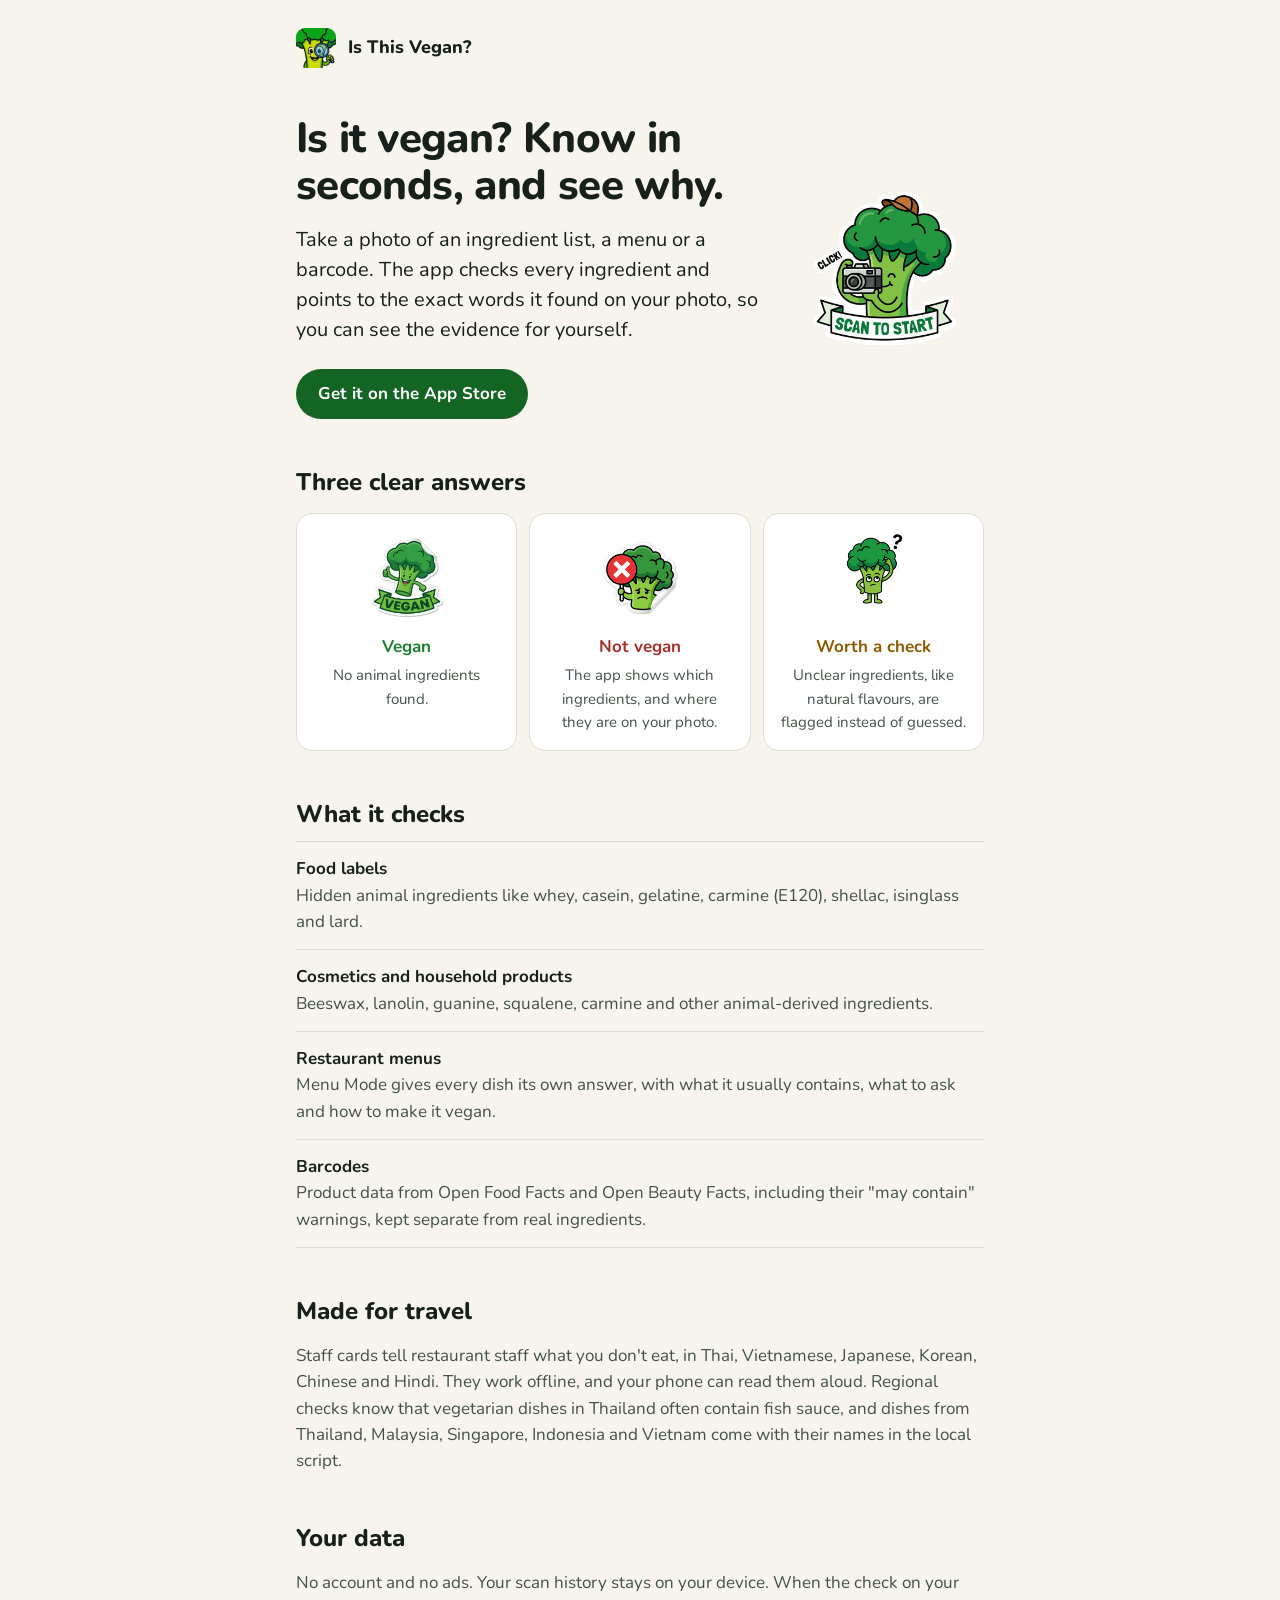
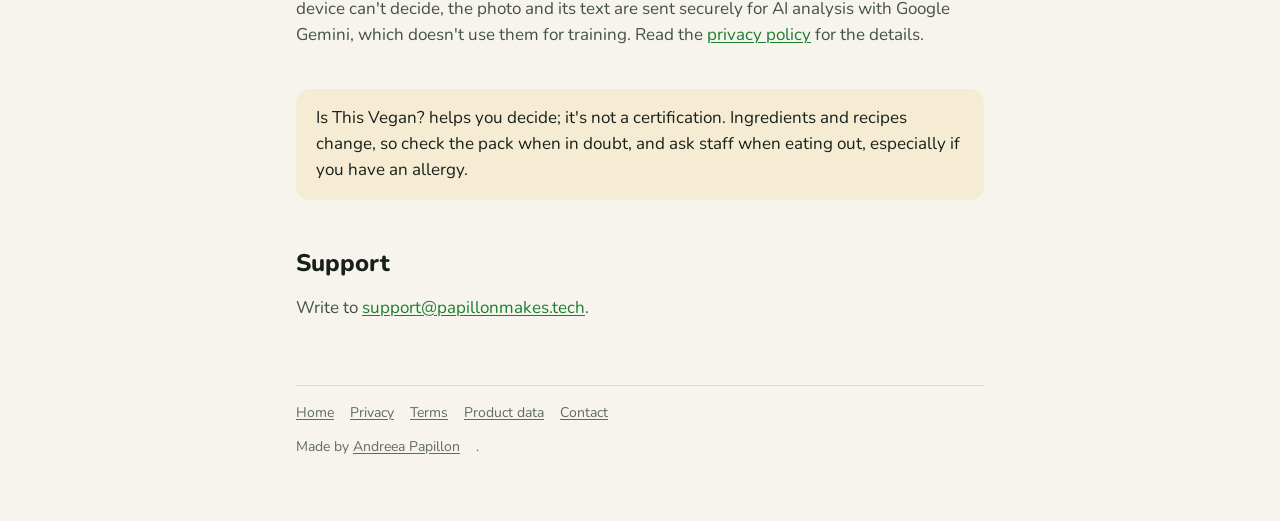
<file: index.html>
<!doctype html>
<html lang="en">
<head>
<meta charset="utf-8">
<meta name="viewport" content="width=device-width, initial-scale=1">
<title>Is This Vegan? Scan labels, menus and barcodes</title>
<meta name="description" content="Take a photo of an ingredient list, a menu or a barcode. Is This Vegan? tells you in seconds whether it's vegan, and shows you why.">
<link rel="canonical" href="https://isthisveganapp.com/">
<meta property="og:title" content="Is This Vegan?">
<meta property="og:description" content="Scan a label, menu or barcode and see in seconds if it's vegan, and why.">
<meta property="og:url" content="https://isthisveganapp.com/">
<meta property="og:image" content="https://isthisveganapp.com/icon-512.png">
<meta name="apple-itunes-app" content="app-id=6759284959">
<script>
  // Old links pointed at papillonmakes.tech/isthisvegan#privacy-policy and #terms.
  if (location.hash === "#privacy-policy") location.replace("privacy.html");
  else if (location.hash === "#terms") location.replace("terms.html");
</script>
<link rel="icon" href="icon-120.png">
<link rel="apple-touch-icon" href="apple-touch-icon.png">
<link rel="preconnect" href="https://fonts.googleapis.com">
<link rel="preconnect" href="https://fonts.gstatic.com" crossorigin>
<link href="https://fonts.googleapis.com/css2?family=Nunito:wght@400;700;800&display=swap" rel="stylesheet">
<link rel="stylesheet" href="style.css">
</head>
<body>
<div class="wrap">
<header class="site"><a href="./"><img src="icon-120.png" alt=""><span>Is This Vegan?</span></a></header>

<section class="hero">
<div>
<h1>Is it vegan? Know in seconds, and see why.</h1>
<p class="lede">Take a photo of an ingredient list, a menu or a barcode. The app checks every ingredient and points to the exact words it found on your photo, so you can see the evidence for yourself.</p>
<a class="button" href="https://apps.apple.com/app/is-this-vegan/id6759284959">Get it on the App Store</a>
</div>
<img src="img/brock_ready.png" alt="Brock the broccoli holding a camera, ready to scan">
</section>

<h2>Three clear answers</h2>
<ul class="verdicts">
<li class="yes"><img src="img/brock_vegan.png" alt=""><div><b>Vegan</b>No animal ingredients found.</div></li>
<li class="no"><img src="img/brock_not_vegan.png" alt=""><div><b>Not vegan</b>The app shows which ingredients, and where they are on your photo.</div></li>
<li class="check"><img src="img/brock_uncertain.png" alt=""><div><b>Worth a check</b>Unclear ingredients, like natural flavours, are flagged instead of guessed.</div></li>
</ul>

<h2>What it checks</h2>
<ul class="list">
<li><b>Food labels</b>Hidden animal ingredients like whey, casein, gelatine, carmine (E120), shellac, isinglass and lard.</li>
<li><b>Cosmetics and household products</b>Beeswax, lanolin, guanine, squalene, carmine and other animal-derived ingredients.</li>
<li><b>Restaurant menus</b>Menu Mode gives every dish its own answer, with what it usually contains, what to ask and how to make it vegan.</li>
<li><b>Barcodes</b>Product data from Open Food Facts and Open Beauty Facts, including their "may contain" warnings, kept separate from real ingredients.</li>
</ul>

<h2>Made for travel</h2>
<p>Staff cards tell restaurant staff what you don't eat, in Thai, Vietnamese, Japanese, Korean, Chinese and Hindi. They work offline, and your phone can read them aloud. Regional checks know that vegetarian dishes in Thailand often contain fish sauce, and dishes from Thailand, Malaysia, Singapore, Indonesia and Vietnam come with their names in the local script.</p>

<h2>Your data</h2>
<p>No account and no ads. Your scan history stays on your device. When the check on your device can't decide, the photo and its text are sent securely for AI analysis with Google Gemini, which doesn't use them for training. Read the <a href="privacy.html">privacy policy</a> for the details.</p>

<div class="note"><p>Is This Vegan? helps you decide; it's not a certification. Ingredients and recipes change, so check the pack when in doubt, and ask staff when eating out, especially if you have an allergy.</p></div>

<h2>Support</h2>
<p>Write to <a href="mailto:support@papillonmakes.tech">support@papillonmakes.tech</a>.</p>

<footer class="site">
<a href="./">Home</a><a href="privacy.html">Privacy</a><a href="terms.html">Terms</a><a href="data.html">Product data</a><a href="mailto:support@papillonmakes.tech">Contact</a>
<p>Made by <a href="https://papillonmakes.tech">Andreea Papillon</a>.</p>
</footer>
</div>
</body>
</html>
</file>
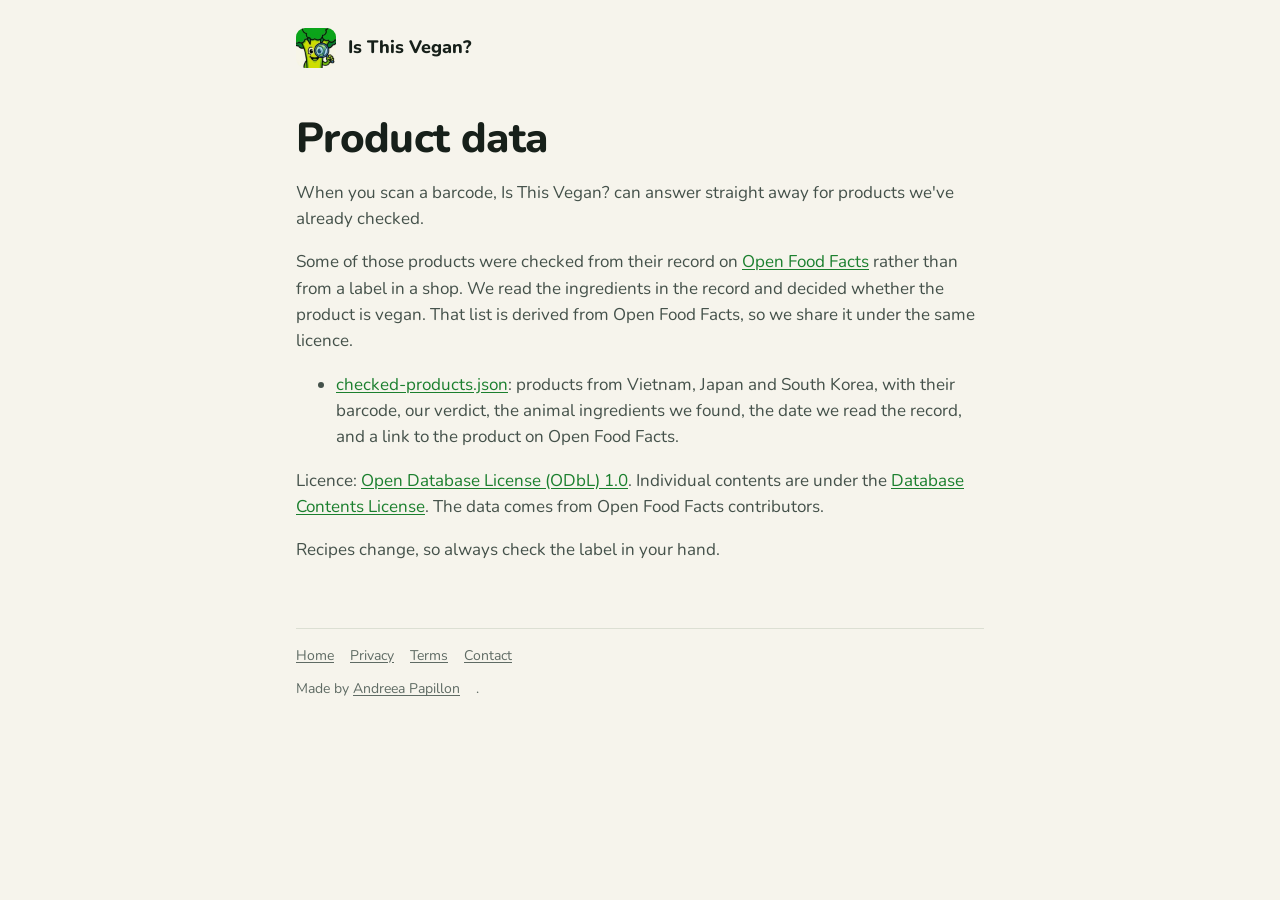
<file: data.html>
<!doctype html>
<html lang="en">
<head>
<meta charset="utf-8">
<meta name="viewport" content="width=device-width, initial-scale=1">
<title>Product data | Is This Vegan?</title>
<meta name="description" content="What Is This Vegan? does with your data on iPhone and Android.">
<link rel="icon" href="icon-120.png">
<link rel="apple-touch-icon" href="apple-touch-icon.png">
<link rel="preconnect" href="https://fonts.googleapis.com">
<link rel="preconnect" href="https://fonts.gstatic.com" crossorigin>
<link href="https://fonts.googleapis.com/css2?family=Nunito:wght@400;700;800&display=swap" rel="stylesheet">
<link rel="stylesheet" href="style.css">
</head>
<body>
<div class="wrap">
<header class="site"><a href="./"><img src="icon-120.png" alt=""><span>Is This Vegan?</span></a></header>
<main>
<h1>Product data</h1>
<p>When you scan a barcode, Is This Vegan? can answer straight away for products we've already checked.</p>
<p>Some of those products were checked from their record on <a href="https://openfoodfacts.org">Open Food Facts</a> rather than from a label in a shop. We read the ingredients in the record and decided whether the product is vegan. That list is derived from Open Food Facts, so we share it under the same licence.</p>
<ul>
<li><a href="data/checked-products.json">checked-products.json</a>: products from Vietnam, Japan and South Korea, with their barcode, our verdict, the animal ingredients we found, the date we read the record, and a link to the product on Open Food Facts.</li>
</ul>
<p>Licence: <a href="https://opendatacommons.org/licenses/odbl/1-0/">Open Database License (ODbL) 1.0</a>. Individual contents are under the <a href="https://opendatacommons.org/licenses/dbcl/1-0/">Database Contents License</a>. The data comes from Open Food Facts contributors.</p>
<p>Recipes change, so always check the label in your hand.</p>
</main>
<footer class="site">
<a href="./">Home</a><a href="privacy.html">Privacy</a><a href="terms.html">Terms</a><a href="mailto:support@papillonmakes.tech">Contact</a>
<p>Made by <a href="https://papillonmakes.tech">Andreea Papillon</a>.</p>
</footer>
</div>
</body>
</html>
</file>
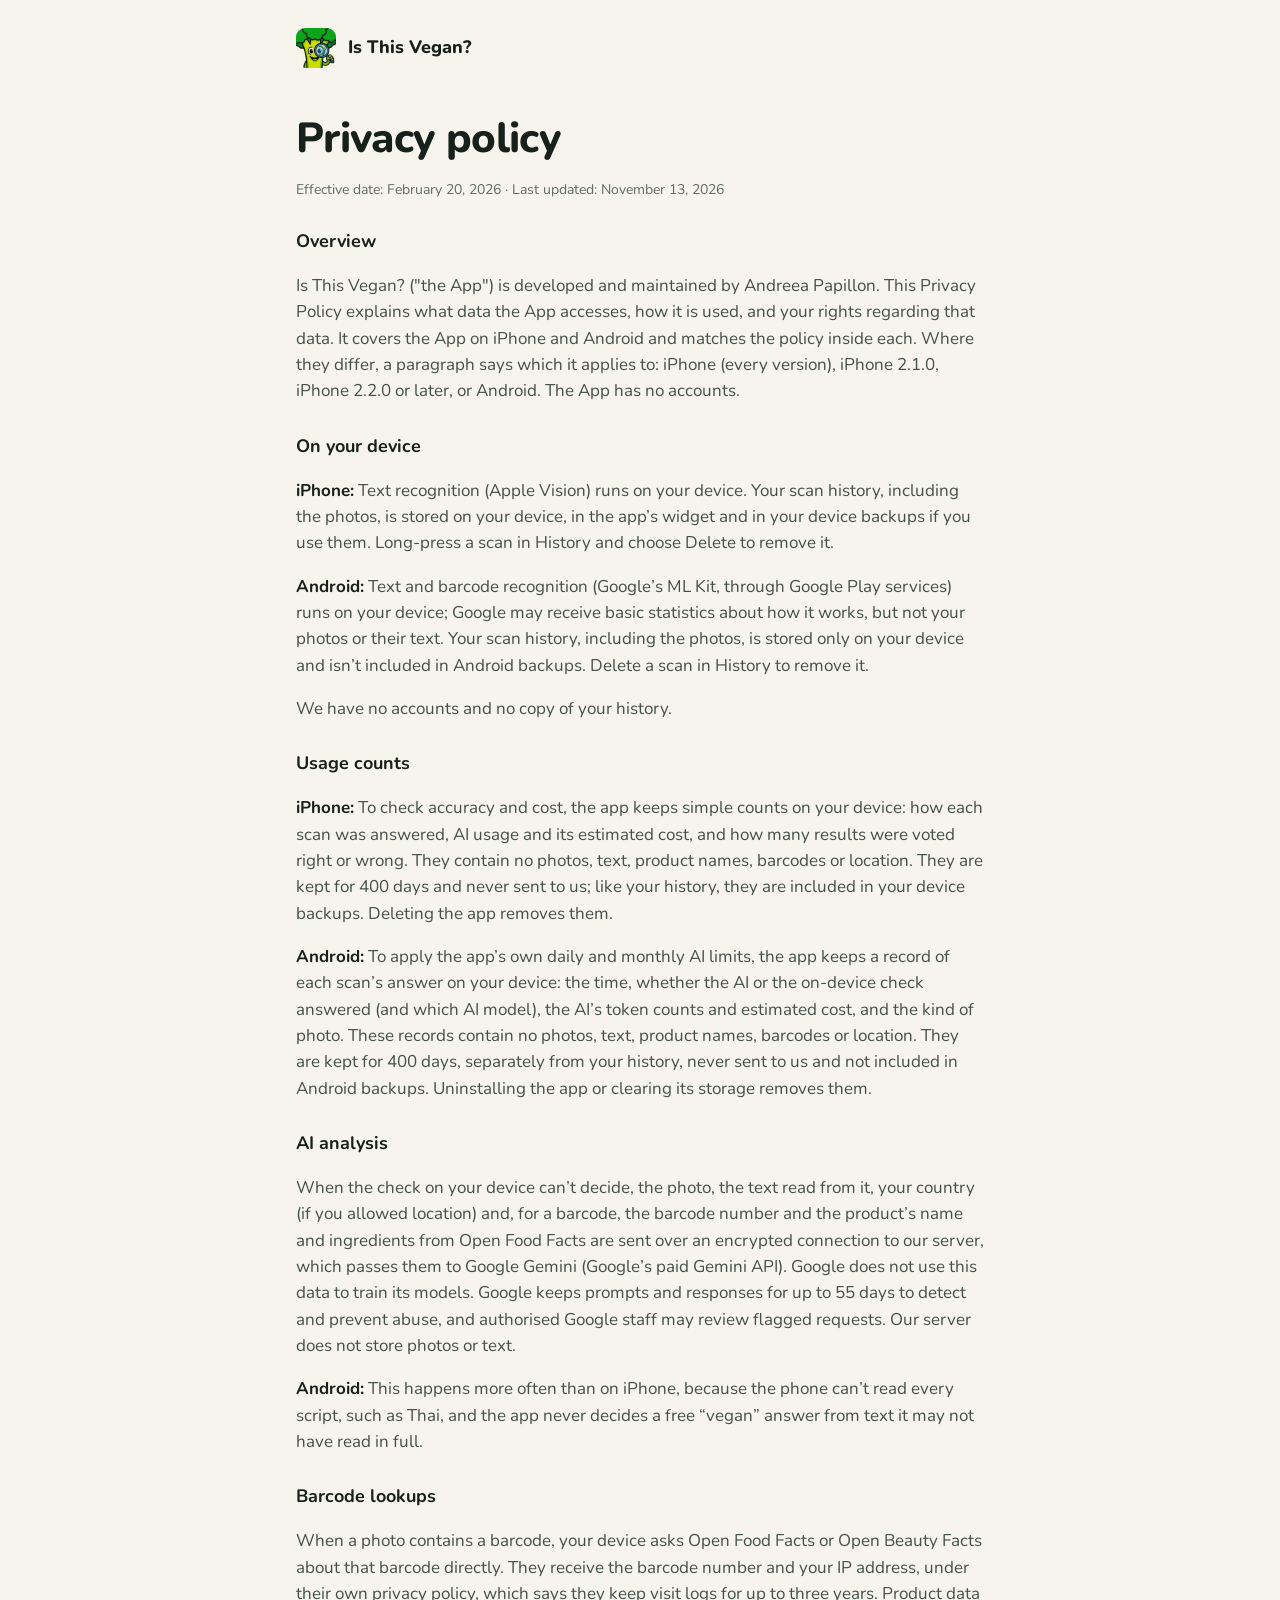
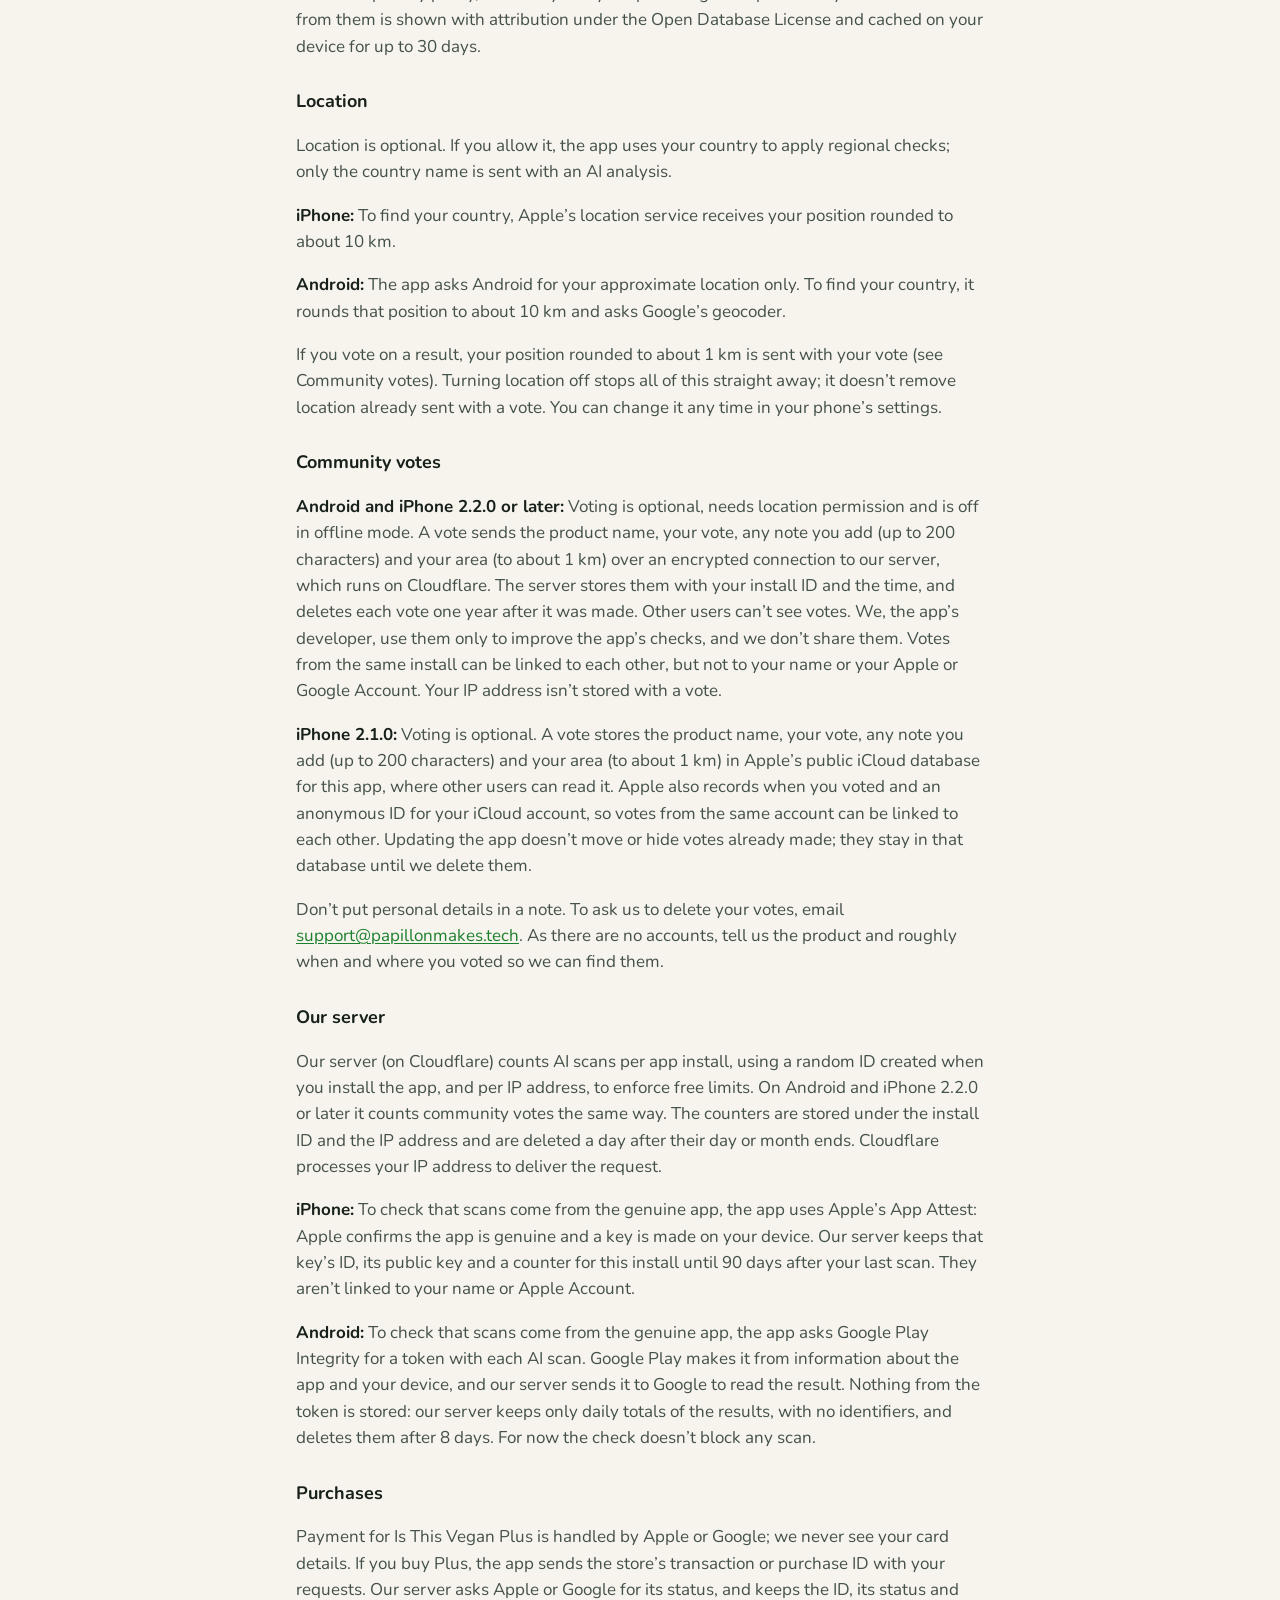
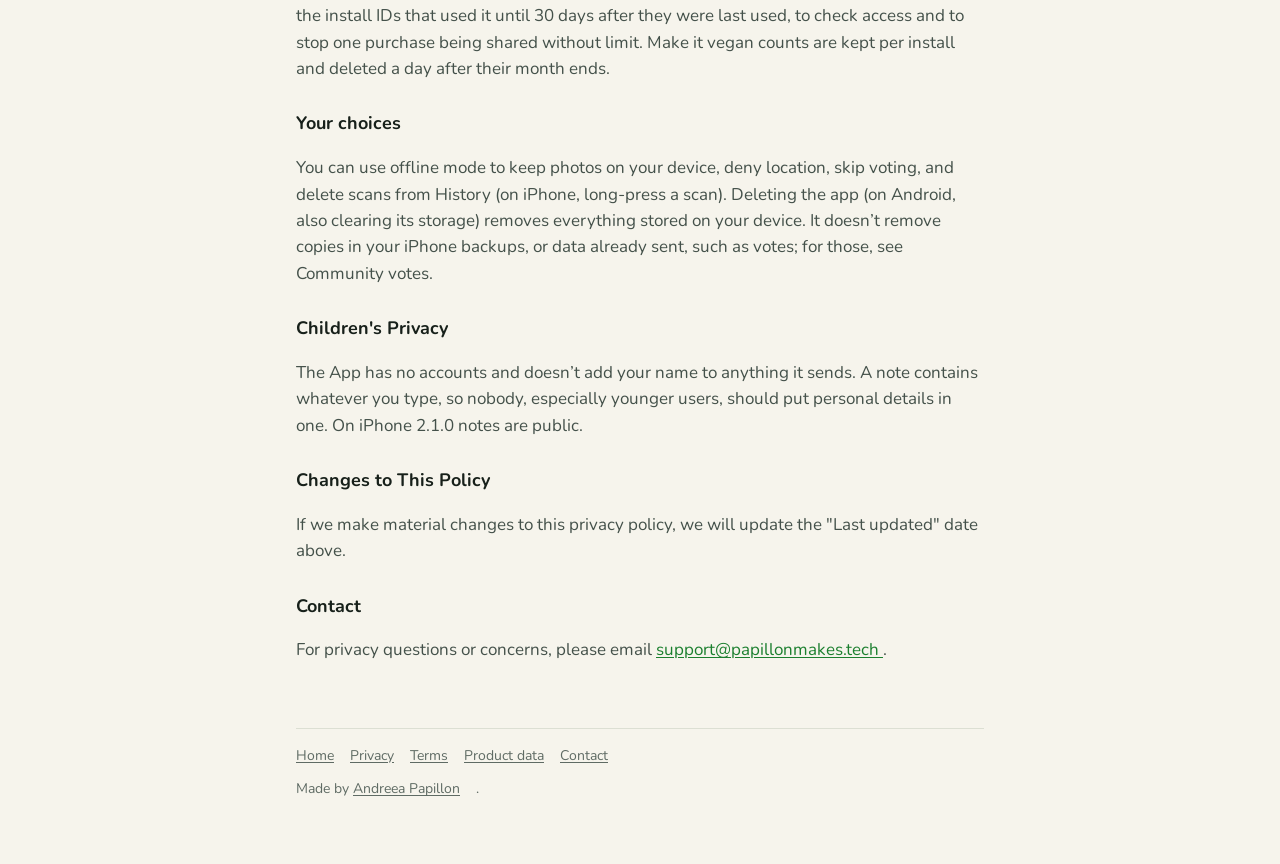
<file: privacy.html>
<!doctype html>
<html lang="en">
<head>
<meta charset="utf-8">
<meta name="viewport" content="width=device-width, initial-scale=1">
<title>Privacy policy · Is This Vegan?</title>
<meta name="description" content="What Is This Vegan? does with your data on iPhone and Android.">
<link rel="icon" href="icon-120.png">
<link rel="apple-touch-icon" href="apple-touch-icon.png">
<link rel="preconnect" href="https://fonts.googleapis.com">
<link rel="preconnect" href="https://fonts.gstatic.com" crossorigin>
<link href="https://fonts.googleapis.com/css2?family=Nunito:wght@400;700;800&display=swap" rel="stylesheet">
<link rel="stylesheet" href="style.css">
</head>
<body>
<div class="wrap">
<header class="site"><a href="./"><img src="icon-120.png" alt=""><span>Is This Vegan?</span></a></header>

<h1>Privacy policy</h1>
<p class="meta">Effective date: February 20, 2026 · Last updated: November 13, 2026</p>

<h3>Overview</h3>
<p>Is This Vegan? ("the App") is developed and maintained by Andreea Papillon. This Privacy Policy explains what data the App accesses, how it is used, and your rights regarding that data. It covers the App on iPhone and Android and matches the policy inside each. Where they differ, a paragraph says which it applies to: iPhone (every version), iPhone 2.1.0, iPhone 2.2.0 or later, or Android. The App has no accounts.</p>
<h3>On your device</h3>
<p><strong>iPhone:</strong> Text recognition (Apple Vision) runs on your device. Your scan history, including the photos, is stored on your device, in the app’s widget and in your device backups if you use them. Long-press a scan in History and choose Delete to remove it.</p>
<p><strong>Android:</strong> Text and barcode recognition (Google’s ML Kit, through Google Play services) runs on your device; Google may receive basic statistics about how it works, but not your photos or their text. Your scan history, including the photos, is stored only on your device and isn’t included in Android backups. Delete a scan in History to remove it.</p>
<p>We have no accounts and no copy of your history.</p>
<h3>Usage counts</h3>
<p><strong>iPhone:</strong> To check accuracy and cost, the app keeps simple counts on your device: how each scan was answered, AI usage and its estimated cost, and how many results were voted right or wrong. They contain no photos, text, product names, barcodes or location. They are kept for 400 days and never sent to us; like your history, they are included in your device backups. Deleting the app removes them.</p>
<p><strong>Android:</strong> To apply the app’s own daily and monthly AI limits, the app keeps a record of each scan’s answer on your device: the time, whether the AI or the on-device check answered (and which AI model), the AI’s token counts and estimated cost, and the kind of photo. These records contain no photos, text, product names, barcodes or location. They are kept for 400 days, separately from your history, never sent to us and not included in Android backups. Uninstalling the app or clearing its storage removes them.</p>
<h3>AI analysis</h3>
<p>When the check on your device can’t decide, the photo, the text read from it, your country (if you allowed location) and, for a barcode, the barcode number and the product’s name and ingredients from Open Food Facts are sent over an encrypted connection to our server, which passes them to Google Gemini (Google’s paid Gemini API). Google does not use this data to train its models. Google keeps prompts and responses for up to 55 days to detect and prevent abuse, and authorised Google staff may review flagged requests. Our server does not store photos or text.</p>
<p><strong>Android:</strong> This happens more often than on iPhone, because the phone can’t read every script, such as Thai, and the app never decides a free “vegan” answer from text it may not have read in full.</p>
<h3>Barcode lookups</h3>
<p>When a photo contains a barcode, your device asks Open Food Facts or Open Beauty Facts about that barcode directly. They receive the barcode number and your IP address, under their own privacy policy, which says they keep visit logs for up to three years. Product data from them is shown with attribution under the Open Database License and cached on your device for up to 30 days.</p>
<h3>Location</h3>
<p>Location is optional. If you allow it, the app uses your country to apply regional checks; only the country name is sent with an AI analysis.</p>
<p><strong>iPhone:</strong> To find your country, Apple’s location service receives your position rounded to about 10 km.</p>
<p><strong>Android:</strong> The app asks Android for your approximate location only. To find your country, it rounds that position to about 10 km and asks Google’s geocoder.</p>
<p>If you vote on a result, your position rounded to about 1 km is sent with your vote (see Community votes). Turning location off stops all of this straight away; it doesn’t remove location already sent with a vote. You can change it any time in your phone’s settings.</p>
<h3>Community votes</h3>
<p><strong>Android and iPhone 2.2.0 or later:</strong> Voting is optional, needs location permission and is off in offline mode. A vote sends the product name, your vote, any note you add (up to 200 characters) and your area (to about 1 km) over an encrypted connection to our server, which runs on Cloudflare. The server stores them with your install ID and the time, and deletes each vote one year after it was made. Other users can’t see votes. We, the app’s developer, use them only to improve the app’s checks, and we don’t share them. Votes from the same install can be linked to each other, but not to your name or your Apple or Google Account. Your IP address isn’t stored with a vote.</p>
<p><strong>iPhone 2.1.0:</strong> Voting is optional. A vote stores the product name, your vote, any note you add (up to 200 characters) and your area (to about 1 km) in Apple’s public iCloud database for this app, where other users can read it. Apple also records when you voted and an anonymous ID for your iCloud account, so votes from the same account can be linked to each other. Updating the app doesn’t move or hide votes already made; they stay in that database until we delete them.</p>
<p>Don’t put personal details in a note. To ask us to delete your votes, email <a href="mailto:support@papillonmakes.tech">support@papillonmakes.tech</a>. As there are no accounts, tell us the product and roughly when and where you voted so we can find them.</p>
<h3>Our server</h3>
<p>Our server (on Cloudflare) counts AI scans per app install, using a random ID created when you install the app, and per IP address, to enforce free limits. On Android and iPhone 2.2.0 or later it counts community votes the same way. The counters are stored under the install ID and the IP address and are deleted a day after their day or month ends. Cloudflare processes your IP address to deliver the request.</p>
<p><strong>iPhone:</strong> To check that scans come from the genuine app, the app uses Apple’s App Attest: Apple confirms the app is genuine and a key is made on your device. Our server keeps that key’s ID, its public key and a counter for this install until 90 days after your last scan. They aren’t linked to your name or Apple Account.</p>
<p><strong>Android:</strong> To check that scans come from the genuine app, the app asks Google Play Integrity for a token with each AI scan. Google Play makes it from information about the app and your device, and our server sends it to Google to read the result. Nothing from the token is stored: our server keeps only daily totals of the results, with no identifiers, and deletes them after 8 days. For now the check doesn’t block any scan.</p>
<h3>Purchases</h3>
<p>Payment for Is This Vegan Plus is handled by Apple or Google; we never see your card details. If you buy Plus, the app sends the store’s transaction or purchase ID with your requests. Our server asks Apple or Google for its status, and keeps the ID, its status and the install IDs that used it until 30 days after they were last used, to check access and to stop one purchase being shared without limit. Make it vegan counts are kept per install and deleted a day after their month ends.</p>
<h3>Your choices</h3>
<p>You can use offline mode to keep photos on your device, deny location, skip voting, and delete scans from History (on iPhone, long-press a scan). Deleting the app (on Android, also clearing its storage) removes everything stored on your device. It doesn’t remove copies in your iPhone backups, or data already sent, such as votes; for those, see Community votes.</p>
<h3>Children's Privacy</h3>
<p>The App has no accounts and doesn’t add your name to anything it sends. A note contains whatever you type, so nobody, especially younger users, should put personal details in one. On iPhone 2.1.0 notes are public.</p>
<h3>Changes to This Policy</h3>
<p>If we make material changes to this privacy policy, we will update the "Last updated" date above.</p>
<h3>Contact</h3>
<p>For privacy questions or concerns, please email <a href="mailto:support@papillonmakes.tech"> support@papillonmakes.tech </a> .</p>

<footer class="site">
<a href="./">Home</a><a href="privacy.html">Privacy</a><a href="terms.html">Terms</a><a href="data.html">Product data</a><a href="mailto:support@papillonmakes.tech">Contact</a>
<p>Made by <a href="https://papillonmakes.tech">Andreea Papillon</a>.</p>
</footer>
</div>
</body>
</html>
</file>
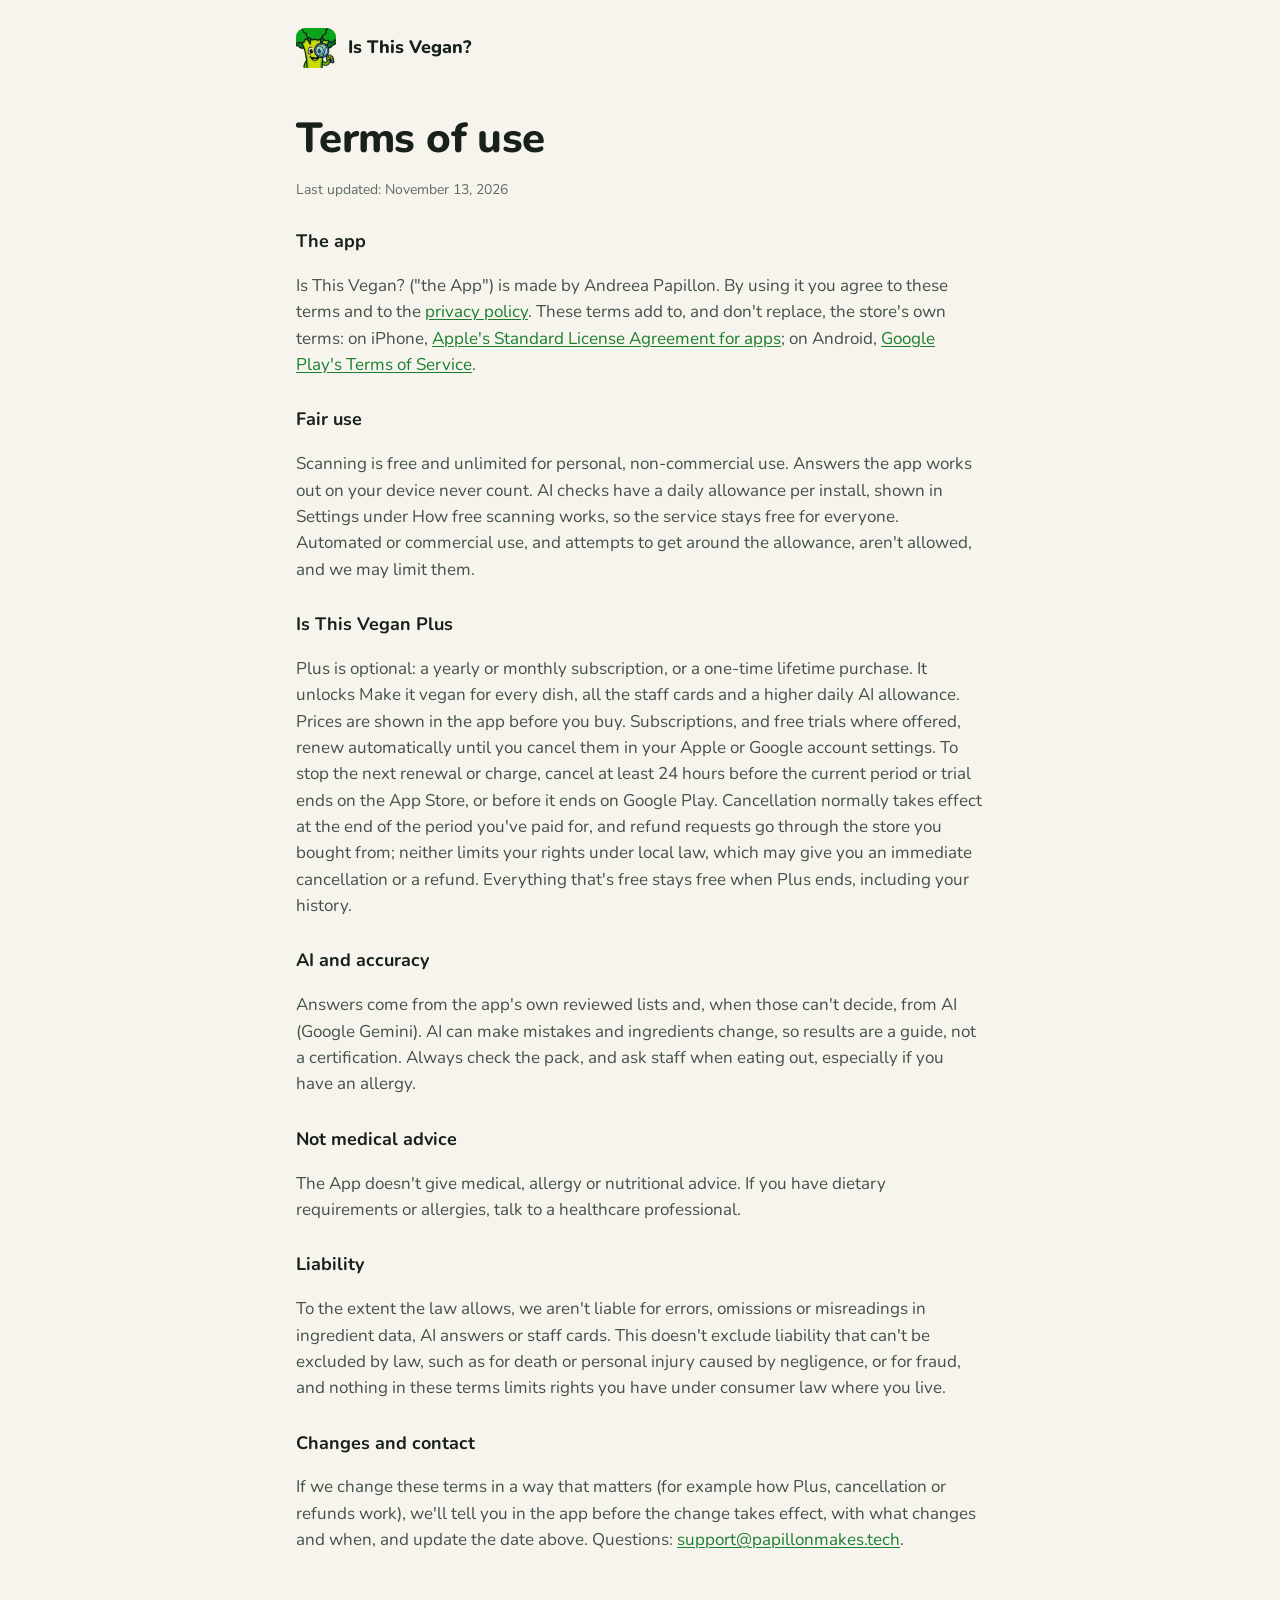
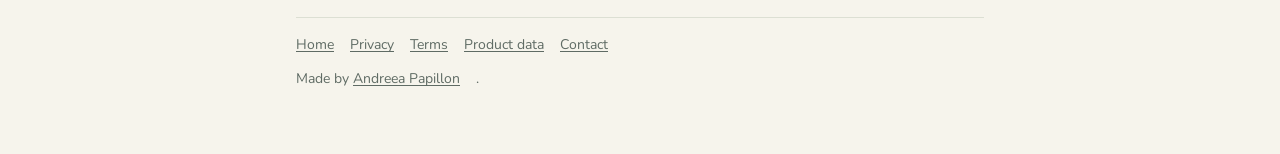
<file: terms.html>
<!doctype html>
<html lang="en">
<head>
<meta charset="utf-8">
<meta name="viewport" content="width=device-width, initial-scale=1">
<title>Terms of use · Is This Vegan?</title>
<meta name="description" content="The terms for using Is This Vegan? and Is This Vegan Plus.">
<link rel="icon" href="icon-120.png">
<link rel="apple-touch-icon" href="apple-touch-icon.png">
<link rel="preconnect" href="https://fonts.googleapis.com">
<link rel="preconnect" href="https://fonts.gstatic.com" crossorigin>
<link href="https://fonts.googleapis.com/css2?family=Nunito:wght@400;700;800&display=swap" rel="stylesheet">
<link rel="stylesheet" href="style.css">
</head>
<body>
<div class="wrap">
<header class="site"><a href="./"><img src="icon-120.png" alt=""><span>Is This Vegan?</span></a></header>

<h1>Terms of use</h1>
<p class="meta">Last updated: November 13, 2026</p>

<h3>The app</h3>
<p>Is This Vegan? ("the App") is made by Andreea Papillon. By using it you agree to these terms and to the <a href="privacy.html">privacy policy</a>. These terms add to, and don't replace, the store's own terms: on iPhone, <a href="https://www.apple.com/legal/internet-services/itunes/dev/stdeula/">Apple's Standard License Agreement for apps</a>; on Android, <a href="https://play.google.com/about/play-terms/">Google Play's Terms of Service</a>.</p>
<h3>Fair use</h3>
<p>Scanning is free and unlimited for personal, non-commercial use. Answers the app works out on your device never count. AI checks have a daily allowance per install, shown in Settings under How free scanning works, so the service stays free for everyone. Automated or commercial use, and attempts to get around the allowance, aren't allowed, and we may limit them.</p>
<h3>Is This Vegan Plus</h3>
<p>Plus is optional: a yearly or monthly subscription, or a one-time lifetime purchase. It unlocks Make it vegan for every dish, all the staff cards and a higher daily AI allowance. Prices are shown in the app before you buy. Subscriptions, and free trials where offered, renew automatically until you cancel them in your Apple or Google account settings. To stop the next renewal or charge, cancel at least 24 hours before the current period or trial ends on the App Store, or before it ends on Google Play. Cancellation normally takes effect at the end of the period you've paid for, and refund requests go through the store you bought from; neither limits your rights under local law, which may give you an immediate cancellation or a refund. Everything that's free stays free when Plus ends, including your history.</p>
<h3>AI and accuracy</h3>
<p>Answers come from the app's own reviewed lists and, when those can't decide, from AI (Google Gemini). AI can make mistakes and ingredients change, so results are a guide, not a certification. Always check the pack, and ask staff when eating out, especially if you have an allergy.</p>
<h3>Not medical advice</h3>
<p>The App doesn't give medical, allergy or nutritional advice. If you have dietary requirements or allergies, talk to a healthcare professional.</p>
<h3>Liability</h3>
<p>To the extent the law allows, we aren't liable for errors, omissions or misreadings in ingredient data, AI answers or staff cards. This doesn't exclude liability that can't be excluded by law, such as for death or personal injury caused by negligence, or for fraud, and nothing in these terms limits rights you have under consumer law where you live.</p>
<h3>Changes and contact</h3>
<p>If we change these terms in a way that matters (for example how Plus, cancellation or refunds work), we'll tell you in the app before the change takes effect, with what changes and when, and update the date above. Questions: <a href="mailto:support@papillonmakes.tech">support@papillonmakes.tech</a>.</p>

<footer class="site">
<a href="./">Home</a><a href="privacy.html">Privacy</a><a href="terms.html">Terms</a><a href="data.html">Product data</a><a href="mailto:support@papillonmakes.tech">Contact</a>
<p>Made by <a href="https://papillonmakes.tech">Andreea Papillon</a>.</p>
</footer>
</div>
</body>
</html>
</file>
<file: style.css>
:root {
  --bg: #F6F4EC;
  --surface: #FFFFFF;
  --ink: #17201A;
  --slate: #44514A;
  --muted: #5F6B64;
  --line: #DCDFD3;
  --leaf: #1B7F2E;
  --leaf-strong: #146424;
  --leaf-wash: #E3F1DF;
  --red: #A4302A;
  --red-wash: #F7E3E0;
  --amber: #8A5A00;
  --amber-wash: #F6ECD3;
  --sans: "Nunito", -apple-system, "SF Pro Text", Roboto, system-ui, sans-serif;
}

@media (prefers-color-scheme: dark) {
  :root {
    --bg: #111613;
    --surface: #18201B;
    --ink: #E8EEE9;
    --slate: #AFBBB3;
    --muted: #8F9C94;
    --line: #2A342D;
    --leaf: #6BCB7A;
    --leaf-strong: #8DDC98;
    --leaf-wash: #1B3020;
    --red: #F08A80;
    --red-wash: #3A1F1C;
    --amber: #EDBE5E;
    --amber-wash: #33291A;
  }
}

* { box-sizing: border-box; }

html { -webkit-text-size-adjust: 100%; }

body {
  margin: 0;
  background: var(--bg);
  color: var(--ink);
  font: 17px/1.55 var(--sans);
}

.wrap {
  max-width: 720px;
  margin: 0 auto;
  padding: 28px 16px 64px;
}

header.site { margin-bottom: 40px; }
header.site a { color: inherit; text-decoration: none; display: inline-flex; align-items: center; gap: 12px; }
header.site img { width: 40px; height: 40px; border-radius: 9px; }
header.site span { font-weight: 800; font-size: 18px; }

h1 {
  font-size: clamp(30px, 6vw, 42px);
  line-height: 1.1;
  letter-spacing: -0.015em;
  font-weight: 800;
  margin: 0 0 16px;
}

h2 {
  font-size: 24px;
  line-height: 1.25;
  font-weight: 800;
  margin: 48px 0 12px;
}

h3 { font-size: 18px; font-weight: 700; margin: 28px 0 6px; }

p, li { color: var(--slate); }
strong { color: var(--ink); }
a { color: var(--leaf); text-underline-offset: 2px; }

.hero {
  display: grid;
  grid-template-columns: 1fr 200px;
  gap: 24px;
  align-items: center;
}

.hero img { width: 200px; height: auto; }

.lede { font-size: 20px; line-height: 1.5; color: var(--ink); margin: 0 0 24px; }

.button {
  display: inline-block;
  background: var(--leaf-strong);
  color: #fff;
  font-weight: 700;
  text-decoration: none;
  padding: 12px 22px;
  border-radius: 999px;
}

.button:hover { background: var(--leaf); }

@media (prefers-color-scheme: dark) {
  .button { color: #0E1A11; }
}

.verdicts {
  list-style: none;
  padding: 0;
  margin: 16px 0 0;
  display: grid;
  grid-template-columns: repeat(3, 1fr);
  gap: 12px;
}

.verdicts li {
  background: var(--surface);
  border: 1px solid var(--line);
  border-radius: 16px;
  padding: 16px;
  text-align: center;
  font-size: 15px;
}

.verdicts img { height: 96px; width: auto; display: block; margin: 0 auto 8px; }
.verdicts b { display: block; font-size: 17px; margin-bottom: 4px; }
.verdicts .yes b { color: var(--leaf); }
.verdicts .no b { color: var(--red); }
.verdicts .check b { color: var(--amber); }

.list {
  list-style: none;
  padding: 0;
  margin: 0;
  border-top: 1px solid var(--line);
}

.list li { padding: 14px 0; border-bottom: 1px solid var(--line); }
.list b { color: var(--ink); display: block; font-weight: 700; }

.note {
  background: var(--amber-wash);
  border-radius: 14px;
  padding: 16px 20px;
  margin: 40px 0 0;
}

.note p { color: var(--ink); margin: 0; }

.meta { font-size: 14px; color: var(--muted); }

footer.site {
  margin-top: 64px;
  padding-top: 16px;
  border-top: 1px solid var(--line);
  font-size: 14px;
  color: var(--muted);
}

footer.site a { color: var(--muted); margin-right: 16px; }
footer.site p { color: var(--muted); margin: 12px 0 0; }

@media (max-width: 560px) {
  .hero { grid-template-columns: 1fr; }
  .hero img { width: 140px; order: -1; }
  .verdicts { grid-template-columns: 1fr; }
  .verdicts li { display: grid; grid-template-columns: 72px 1fr; gap: 12px; text-align: left; align-items: center; }
  .verdicts img { height: 72px; margin: 0; }
}
</file>
